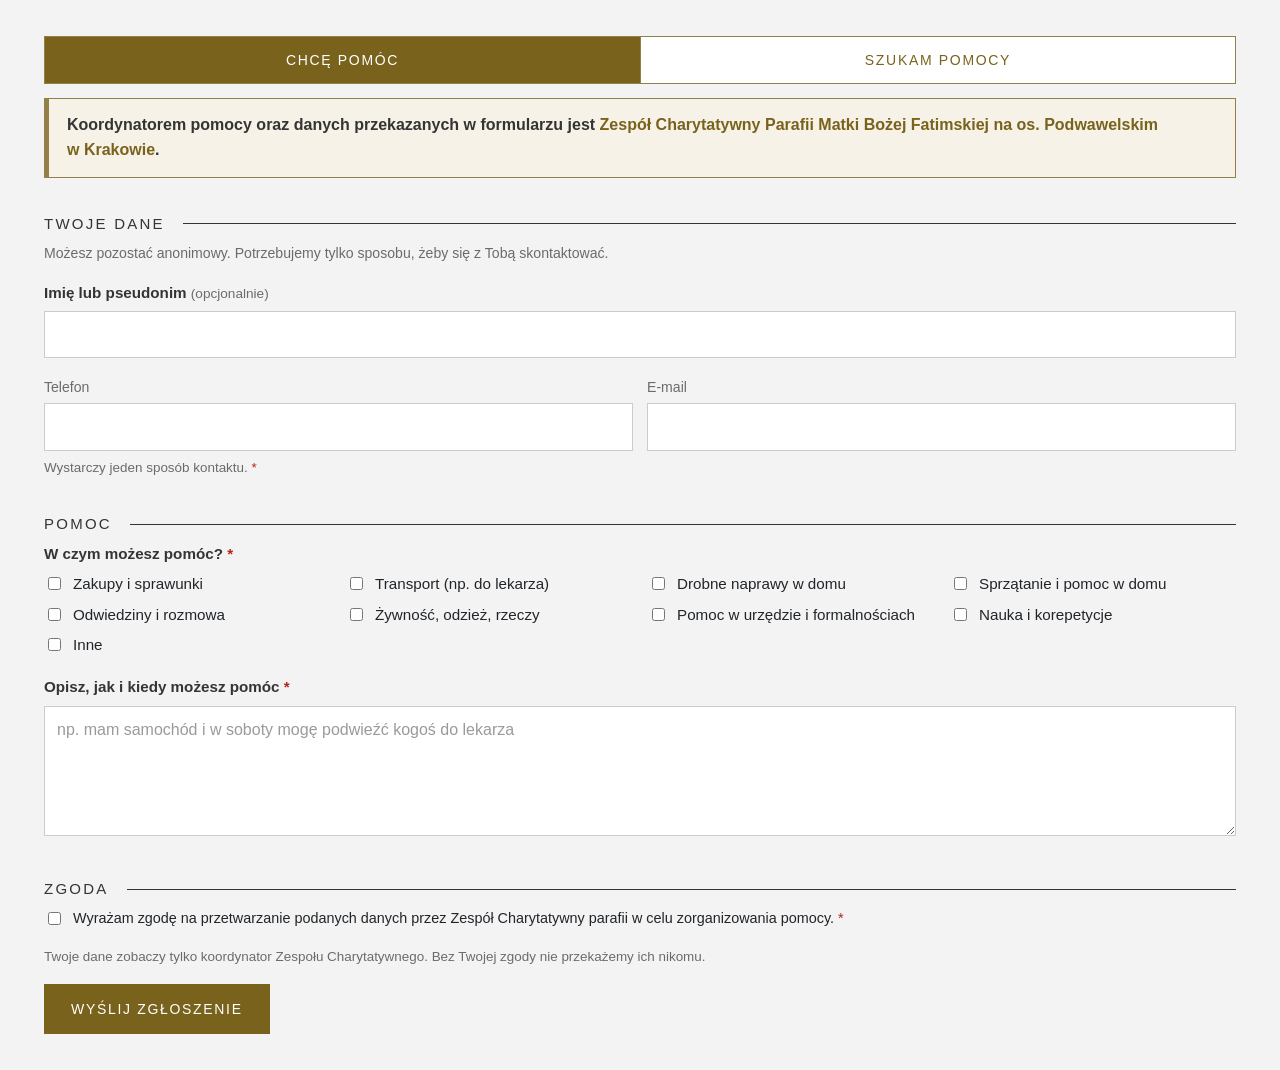
<file: index.html>
<!doctype html>
<html lang="pl">
<head>
<meta charset="utf-8">
<meta name="viewport" content="width=device-width, initial-scale=1">
<title>Chcę pomóc</title>
<script>location.replace("chce-pomoc.html" + location.search);</script>
<meta http-equiv="refresh" content="0; url=chce-pomoc.html">
</head>
<body>
<p><a href="chce-pomoc.html">Przejdź do formularza „Chcę pomóc”</a></p>
</body>
</html>
</file>
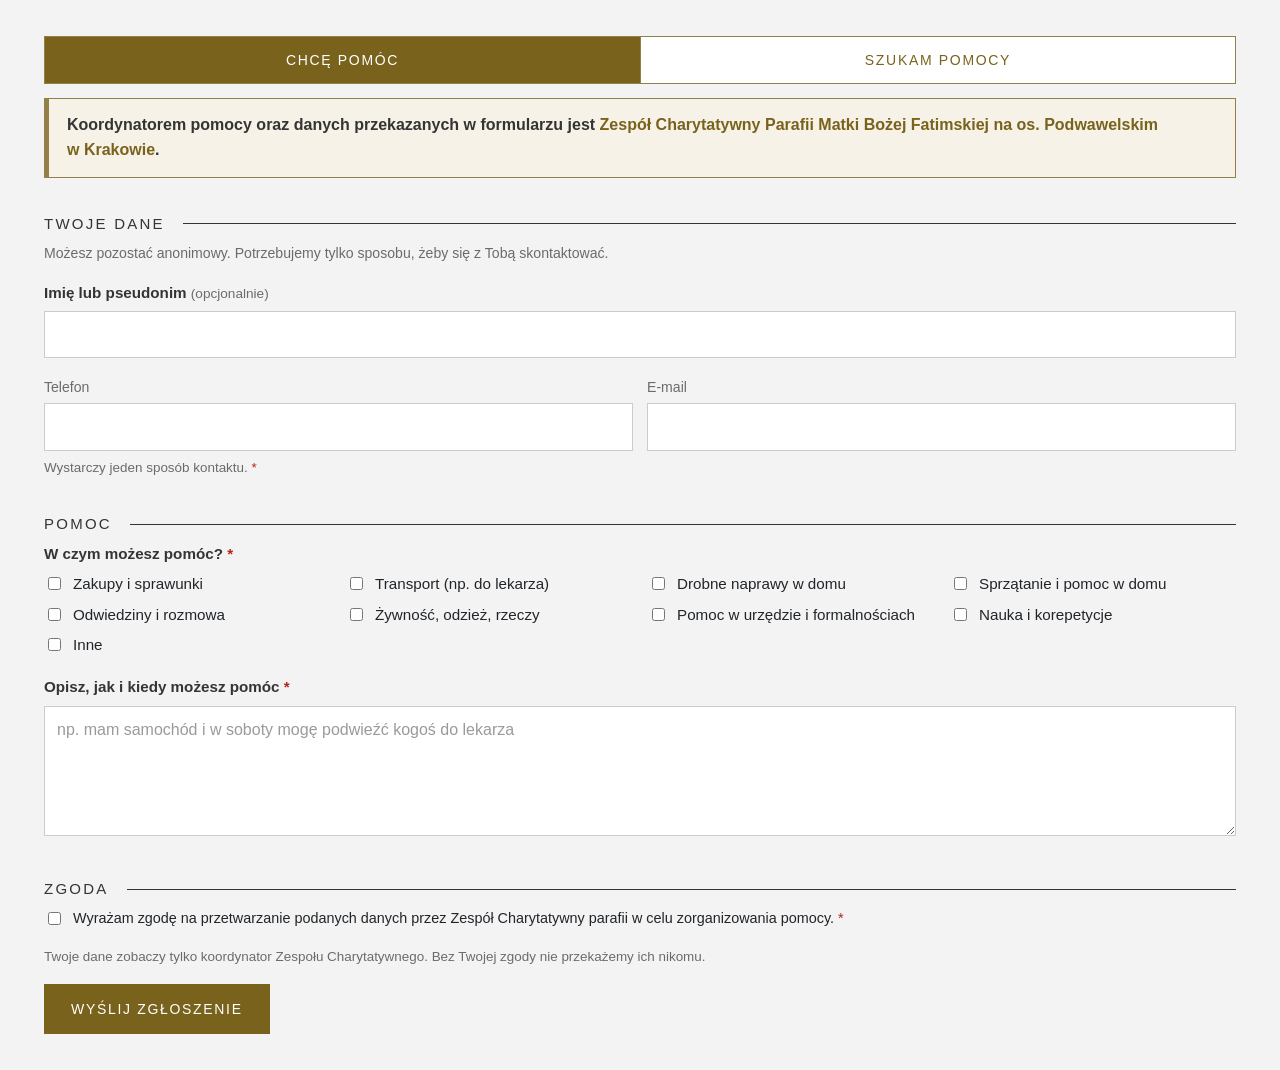
<file: chce-pomoc.html>
<!doctype html>
<html lang="pl">
<head>
<meta charset="utf-8">
<meta name="viewport" content="width=device-width, initial-scale=1">
<meta http-equiv="Content-Security-Policy" content="default-src 'none'; script-src 'self'; style-src 'self' https://fonts.googleapis.com; font-src https://fonts.gstatic.com; connect-src https://script.google.com https://script.googleusercontent.com; img-src 'self' data:; base-uri 'none'; form-action 'none'">
<title>Chcę pomóc</title>
<link rel="preconnect" href="https://fonts.googleapis.com">
<link rel="preconnect" href="https://fonts.gstatic.com" crossorigin>
<link rel="stylesheet" href="https://fonts.googleapis.com/css2?family=Montserrat:wght@400;500;600;700&display=swap">
<link rel="stylesheet" href="style.css?v=22">
</head>
<body>

<nav class="switch" aria-label="Wybierz formularz">
  <a href="https://www.podwawelskie.pl/centrum-aktywnosci/grupy-parafialne/zespol-charytatywny/chce-pomoc.html" target="_top" aria-current="page">Chcę pomóc</a>
  <a href="https://www.podwawelskie.pl/centrum-aktywnosci/grupy-parafialne/zespol-charytatywny/szukam-pomocy.html" target="_top">Szukam pomocy</a>
</nav>

<p class="intro">Koordynatorem pomocy oraz danych przekazanych w&nbsp;formularzu jest <strong>Zespół Charytatywny Parafii Matki Bożej Fatimskiej na os.&nbsp;Podwawelskim w&nbsp;Krakowie</strong>.</p>

<form class="card" data-form="chce" novalidate>
  <div class="hp" aria-hidden="true">
    <label>Nie wypełniaj tego pola <input type="text" name="website" tabindex="-1" autocomplete="off"></label>
  </div>

  <!-- Prośby opublikowane przez koordynatora (tylko opis potrzeby, bez danych osobowych) -->
  <div class="section" data-requests>
    <p class="section-title">Kto teraz potrzebuje pomocy</p>
    <p class="section-note" data-requests-note>Wybierz prośbę, w&nbsp;której możesz pomóc, albo przejdź niżej i&nbsp;zostaw ogólną ofertę pomocy. Szczegóły i&nbsp;kontakt przekaże koordynator.</p>
    <p class="requests-status" data-loading>Wczytywanie próśb…</p>
    <p class="requests-status is-empty" data-empty hidden><strong>Na razie nie ma zgłoszeń.</strong> Zostaw ogólną ofertę pomocy, a&nbsp;koordynator odezwie się, gdy ktoś będzie potrzebował wsparcia.</p>
    <div class="requests" role="radiogroup" aria-label="Prośby o pomoc"></div>
    <div class="requests-foot">
      <button type="button" class="ghost" data-more hidden></button>
      <button type="button" class="linkish" data-unpick hidden>Anuluj wybór</button>
    </div>
  </div>

  <div class="section">
    <p class="section-title">Twoje dane</p>
    <p class="section-note">Możesz pozostać anonimowy. Potrzebujemy tylko sposobu, żeby się z Tobą skontaktować.</p>
    <div class="field">
      <label for="c-imie">Imię lub pseudonim <span class="opt">(opcjonalnie)</span></label>
      <input id="c-imie" type="text" name="imie" maxlength="80" autocomplete="given-name">
    </div>
    <div class="field" data-req="contact">
      <div class="row2">
        <div>
          <label for="c-tel">Telefon</label>
          <input id="c-tel" type="tel" name="telefon" maxlength="30" autocomplete="tel" inputmode="tel">
        </div>
        <div>
          <label for="c-mail">E-mail</label>
          <input id="c-mail" type="email" name="email" maxlength="120" autocomplete="email">
        </div>
      </div>
      <div class="hint">Wystarczy jeden sposób kontaktu. <span class="req">*</span></div>
      <div class="err"></div>
    </div>
  </div>

  <div class="section">
    <p class="section-title">Pomoc</p>
    <fieldset class="field" data-req="any" data-msg="Wybierz co najmniej jeden rodzaj pomocy." data-general>
      <legend>W czym możesz pomóc? <span class="req">*</span></legend>
      <div class="checks" data-categories="c"></div>
      <div class="err"></div>
    </fieldset>
    <div class="field" data-req="text" data-msg="Opisz krótko, jak możesz pomóc.">
      <label for="c-opis">Opisz, jak i kiedy możesz pomóc <span class="req">*</span></label>
      <textarea id="c-opis" name="opis" maxlength="3000" placeholder="np. mam samochód i w soboty mogę podwieźć kogoś do lekarza"></textarea>
    </div>
  </div>

  <div class="section">
    <p class="section-title">Zgoda</p>
    <div class="consents">
      <div class="field" data-req="consent">
        <label class="check">
          <input type="checkbox" name="zgoda_rodo">
          <span>Wyrażam zgodę na przetwarzanie podanych danych przez Zespół Charytatywny parafii w celu zorganizowania pomocy. <span class="req">*</span></span>
        </label>
        <div class="err"></div>
      </div>
    </div>
    <p class="privacy">Twoje dane zobaczy tylko koordynator Zespołu Charytatywnego. Bez Twojej zgody nie przekażemy ich nikomu.</p>
  </div>

  <p class="picked-note" data-picked hidden>Zgłaszasz się do wybranej prośby. Po wysłaniu formularza zniknie ona z&nbsp;listy, aby nikt inny się do niej nie zgłosił.</p>

  <div class="actions">
    <button type="submit" class="primary">Wyślij zgłoszenie</button>
    <span class="form-msg" role="alert"></span>
  </div>
</form>

<div class="card done" tabindex="-1" hidden>
  <div class="done-icon" aria-hidden="true">✓</div>
  <h2>Dziękujemy za chęć pomocy!</h2>
  <p data-done-general>Koordynator Zespołu Charytatywnego skontaktuje się z Tobą, gdy pojawi się potrzeba pasująca do Twojej oferty.</p>
  <p data-done-request hidden>Prośba jest zarezerwowana dla Ciebie i&nbsp;zniknęła z&nbsp;listy. Koordynator Zespołu Charytatywnego skontaktuje się z&nbsp;Tobą i&nbsp;przekaże szczegóły.</p>
  <button type="button" class="ghost" data-again>Wyślij kolejne zgłoszenie</button>
</div>

<script src="app.js?v=23"></script>
</body>
</html>
</file>
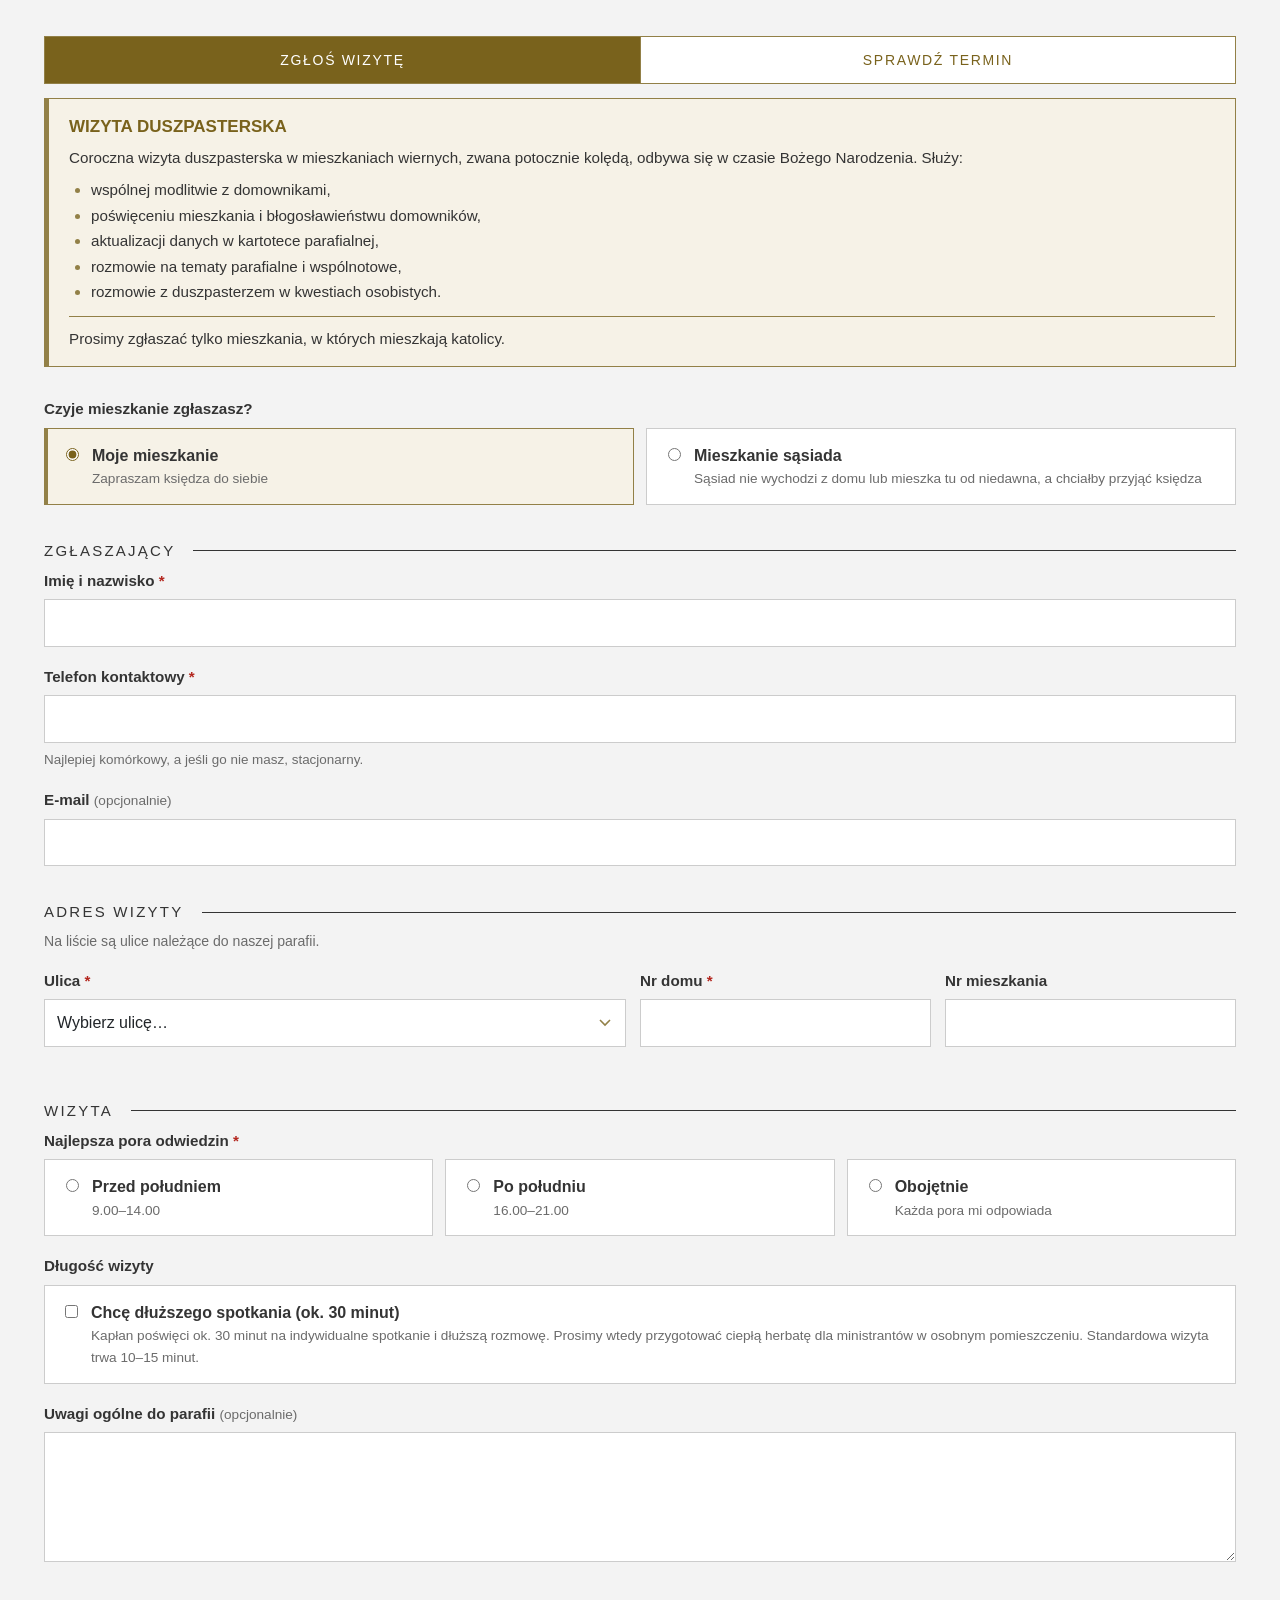
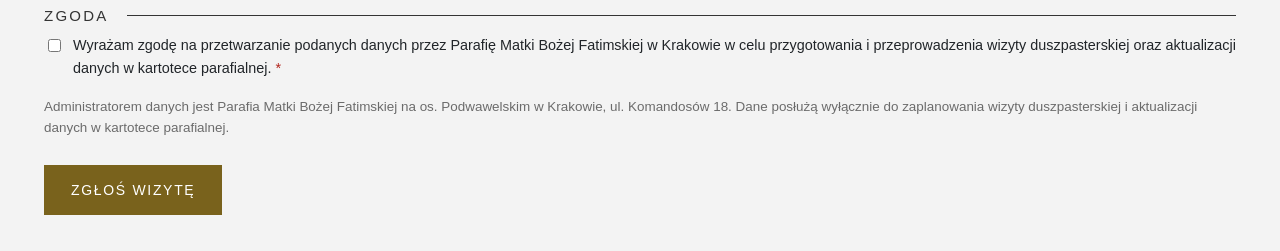
<file: koleda.html>
<!doctype html>
<html lang="pl">
<head>
<meta charset="utf-8">
<meta name="viewport" content="width=device-width, initial-scale=1">
<meta http-equiv="Content-Security-Policy" content="default-src 'none'; script-src 'self'; style-src 'self' https://fonts.googleapis.com; font-src https://fonts.gstatic.com; connect-src https://script.google.com https://script.googleusercontent.com; img-src 'self' data:; base-uri 'none'; form-action 'none'">
<title>Wizyta duszpasterska – zgłoszenie</title>
<link rel="preconnect" href="https://fonts.googleapis.com">
<link rel="preconnect" href="https://fonts.gstatic.com" crossorigin>
<link rel="stylesheet" href="https://fonts.googleapis.com/css2?family=Montserrat:wght@400;500;600;700&display=swap">
<link rel="stylesheet" href="style.css?v=22">
</head>
<body>

<!-- Strona czeka na rok i termin z arkusza. Po terminie zgłoszeń zostaje tylko „Sprawdź termin”
     (bez zakładek i bez formularza), więc formularz nie mignie przed zniknięciem. -->
<p class="requests-status" data-wait>Wczytywanie…</p>

<div data-ready hidden>
<!-- Dwie zakładki na jednej stronie; koleda.html#sprawdz otwiera od razu „Sprawdź termin”. -->
<div class="switch" role="tablist" aria-label="Wizyta duszpasterska">
  <button type="button" role="tab" data-tab="zglos">Zgłoś wizytę</button>
  <button type="button" role="tab" data-tab="sprawdz">Sprawdź termin</button>
</div>

<div data-panel="zglos">
<div class="info">
  <!-- Rok i termin podstawia app.js z zakładki „Ustawienia” w arkuszu. -->
  <p class="info-title">Wizyta duszpasterska <span data-rok></span></p>
  <p>Coroczna wizyta duszpasterska w&nbsp;mieszkaniach wiernych, zwana potocznie kolędą, odbywa się w&nbsp;czasie Bożego Narodzenia. Służy:</p>
  <ul>
    <li>wspólnej modlitwie z&nbsp;domownikami,</li>
    <li>poświęceniu mieszkania i&nbsp;błogosławieństwu domowników,</li>
    <li>aktualizacji danych w&nbsp;kartotece parafialnej,</li>
    <li>rozmowie na tematy parafialne i&nbsp;wspólnotowe,</li>
    <li>rozmowie z&nbsp;duszpasterzem w&nbsp;kwestiach osobistych.</li>
  </ul>
  <p class="info-deadline"><span data-termin-box hidden>Zgłoszenia przyjmujemy do <strong data-termin></strong> </span>Prosimy zgłaszać tylko mieszkania, w&nbsp;których mieszkają katolicy.</p>
</div>

<form class="card" data-form="koleda" novalidate>
  <div class="hp" aria-hidden="true">
    <label>Nie wypełniaj tego pola <input type="text" name="website" tabindex="-1" autocomplete="off"></label>
  </div>

  <fieldset class="field">
    <legend>Czyje mieszkanie zgłaszasz?</legend>
    <div class="choices">
      <label class="choice">
        <input type="radio" name="typ" value="Moje mieszkanie" data-key="moje" checked>
        <span><strong>Moje mieszkanie</strong><small>Zapraszam księdza do siebie</small></span>
      </label>
      <label class="choice">
        <input type="radio" name="typ" value="Mieszkanie sąsiada" data-key="sasiad">
        <span><strong>Mieszkanie sąsiada</strong><small>Sąsiad nie wychodzi z&nbsp;domu lub mieszka tu od niedawna, a&nbsp;chciałby przyjąć księdza</small></span>
      </label>
    </div>
  </fieldset>

  <div class="section">
    <p class="section-title">Zgłaszający</p>
    <div class="field" data-req="text" data-msg="Podaj imię i nazwisko.">
      <label for="w-imie">Imię i nazwisko <span class="req">*</span></label>
      <input id="w-imie" type="text" name="imie" maxlength="100" autocomplete="name">
      <div class="err"></div>
    </div>
    <div class="field" data-req="tel">
      <label for="w-tel">Telefon kontaktowy <span class="req">*</span></label>
      <input id="w-tel" type="tel" name="telefon" maxlength="30" autocomplete="tel" inputmode="tel">
      <div class="hint">Najlepiej komórkowy, a&nbsp;jeśli go nie masz, stacjonarny.</div>
      <div class="err"></div>
    </div>
    <div class="field" data-req="email-opt">
      <label for="w-mail">E-mail <span class="opt">(opcjonalnie)</span></label>
      <input id="w-mail" type="email" name="email" maxlength="120" autocomplete="email">
      <div class="err"></div>
    </div>
  </div>

  <div class="section">
    <p class="section-title">Adres wizyty</p>
    <p class="section-note">Na liście są ulice należące do naszej parafii.</p>
    <div class="addr">
      <div class="field addr-street" data-req="text" data-msg="Wybierz ulicę.">
        <label for="w-ulica">Ulica <span class="req">*</span></label>
        <select id="w-ulica" name="ulica">
          <option value="">Wybierz ulicę…</option>
          <option>Komandosów</option>
          <option>Ludwinowska</option>
          <option>Rozdroże</option>
          <option value="Słomiana" data-odd>Słomiana (numery nieparzyste)</option>
          <option>Swoboda</option>
          <option>Turecka</option>
          <option>Zatorska</option>
        </select>
        <div class="err"></div>
      </div>
      <div class="field" data-req="house" data-msg="Podaj numer domu.">
        <label for="w-dom">Nr domu <span class="req">*</span></label>
        <input id="w-dom" type="text" name="nr_domu" maxlength="10">
        <div class="err"></div>
      </div>
      <div class="field">
        <label for="w-lokal">Nr mieszkania</label>
        <input id="w-lokal" type="text" name="nr_mieszkania" maxlength="10">
      </div>
    </div>
    <div data-only="sasiad" hidden>
      <div class="field">
        <label for="w-sasiad">Imię i nazwisko sąsiada <span class="opt">(opcjonalnie)</span></label>
        <input id="w-sasiad" type="text" name="sasiad" maxlength="100">
      </div>
      <div class="field" data-req="tel-opt">
        <label for="w-sasiad-tel">Telefon sąsiada <span class="opt">(opcjonalnie)</span></label>
        <input id="w-sasiad-tel" type="tel" name="sasiad_tel" maxlength="30" inputmode="tel">
        <div class="err"></div>
      </div>
    </div>
  </div>

  <div class="section">
    <p class="section-title">Wizyta</p>
    <fieldset class="field" data-req="radio" data-msg="Wybierz najlepszą porę odwiedzin.">
      <legend>Najlepsza pora odwiedzin <span class="req">*</span></legend>
      <div class="choices three">
        <label class="choice">
          <input type="radio" name="pora" value="Przed południem (9–14)">
          <span><strong>Przed południem</strong><small>9.00–14.00</small></span>
        </label>
        <label class="choice">
          <input type="radio" name="pora" value="Po południu (16–21)">
          <span><strong>Po południu</strong><small>16.00–21.00</small></span>
        </label>
        <label class="choice">
          <input type="radio" name="pora" value="Obojętnie">
          <span><strong>Obojętnie</strong><small>Każda pora mi odpowiada</small></span>
        </label>
      </div>
      <div class="err"></div>
    </fieldset>
    <fieldset class="field">
      <legend>Długość wizyty</legend>
      <div class="choices one">
      <label class="choice">
        <input type="checkbox" name="dluzsze">
        <span><strong>Chcę dłuższego spotkania (ok. 30&nbsp;minut)</strong><small>Kapłan poświęci ok. 30&nbsp;minut na indywidualne spotkanie i&nbsp;dłuższą rozmowę. Prosimy wtedy przygotować ciepłą herbatę dla ministrantów w&nbsp;osobnym pomieszczeniu. Standardowa wizyta trwa 10–15&nbsp;minut.</small></span>
      </label>
      </div>
    </fieldset>
    <div class="field">
      <label for="w-uwagi">Uwagi ogólne do parafii <span class="opt">(opcjonalnie)</span></label>
      <textarea id="w-uwagi" name="uwagi" maxlength="2000"></textarea>
    </div>
  </div>

  <div class="section">
    <p class="section-title">Zgoda</p>
    <div class="consents">
      <div class="field" data-req="consent">
        <label class="check">
          <input type="checkbox" name="zgoda_rodo">
          <span>Wyrażam zgodę na przetwarzanie podanych danych przez Parafię Matki Bożej Fatimskiej w&nbsp;Krakowie w&nbsp;celu przygotowania i&nbsp;przeprowadzenia wizyty duszpasterskiej oraz aktualizacji danych w&nbsp;kartotece parafialnej. <span class="req">*</span></span>
        </label>
        <div class="err"></div>
      </div>
    </div>
    <p class="privacy">Administratorem danych jest Parafia Matki Bożej Fatimskiej na os.&nbsp;Podwawelskim w&nbsp;Krakowie, ul.&nbsp;Komandosów&nbsp;18. Dane posłużą wyłącznie do zaplanowania wizyty duszpasterskiej i&nbsp;aktualizacji danych w&nbsp;kartotece parafialnej.</p>
  </div>

  <div class="actions">
    <button type="submit" class="primary">Zgłoś wizytę</button>
    <span class="form-msg" role="alert"></span>
  </div>
</form>

<div class="card done" tabindex="-1" hidden>
  <div class="done-icon" aria-hidden="true">✓</div>
  <h2>Dziękujemy! Zgłoszenie zostało przyjęte.</h2>
  <p>Gdy kancelaria ustali termin wizyty, zobaczysz go w&nbsp;zakładce „Sprawdź termin”.<br>W&nbsp;razie pytań zadzwonimy na podany numer.</p>
  <div class="office">
    <p class="office-title">Kancelaria parafialna</p>
    <a class="office-tel" href="tel:+48122666282">tel. (12)&nbsp;266&nbsp;62&nbsp;82</a>
    <dl class="office-hours">
      <dt>wtorek i&nbsp;czwartek</dt><dd>16.00–17.30</dd>
      <dt>środa i&nbsp;sobota</dt><dd>9.00–10.00</dd>
    </dl>
  </div>
  <button type="button" class="ghost" data-again>Zgłoś kolejne mieszkanie</button>
</div>
</div>

<div data-panel="sprawdz" hidden>
<div class="closed-note" data-closed hidden>
  <p class="closed-title">Zapisy na wizytę duszpasterską <span data-rok></span> są już zakończone</p>
  <p>Poniżej można sprawdzić termin wizyty. Jeśli nie zdążyli Państwo zgłosić mieszkania, prosimy o&nbsp;kontakt z&nbsp;kancelarią:</p>
  <div class="office">
    <p class="office-title">Kancelaria parafialna</p>
    <a class="office-tel" href="tel:+48122666282">tel. (12)&nbsp;266&nbsp;62&nbsp;82</a>
    <dl class="office-hours">
      <dt>wtorek i&nbsp;czwartek</dt><dd>16.00–17.30</dd>
      <dt>środa i&nbsp;sobota</dt><dd>9.00–10.00</dd>
    </dl>
  </div>
</div>
<form class="card" data-form="sprawdz" novalidate>
  <div class="hp" aria-hidden="true">
    <label>Nie wypełniaj tego pola <input type="text" name="website" tabindex="-1" autocomplete="off"></label>
  </div>
  <div class="section">
    <p class="section-title">Sprawdź termin wizyty</p>
    <p class="section-note">Podaj adres z&nbsp;Twojego zgłoszenia. Termin zobaczysz, gdy kancelaria go ustali.</p>
    <div class="addr">
      <div class="field addr-street" data-req="text" data-msg="Wybierz ulicę.">
        <label for="l-ulica">Ulica <span class="req">*</span></label>
        <!-- Lista ulic kopiowana z formularza zgłoszenia (app.js), żeby była w jednym miejscu. -->
        <select id="l-ulica" name="ulica" data-streets-from="w-ulica"></select>
        <div class="err"></div>
      </div>
      <div class="field" data-req="house" data-msg="Podaj numer domu.">
        <label for="l-dom">Nr domu <span class="req">*</span></label>
        <input id="l-dom" type="text" name="nr_domu" maxlength="10">
        <div class="err"></div>
      </div>
      <div class="field">
        <label for="l-lokal">Nr mieszkania</label>
        <input id="l-lokal" type="text" name="nr_mieszkania" maxlength="10">
      </div>
    </div>
  </div>
  <div class="actions">
    <button type="submit" class="primary">Sprawdź</button>
    <span class="form-msg" role="alert"></span>
  </div>
  <div class="lookup-result" data-result aria-live="polite" hidden></div>
</form>
</div>
</div>

<script src="app.js?v=23"></script>
</body>
</html>
</file>
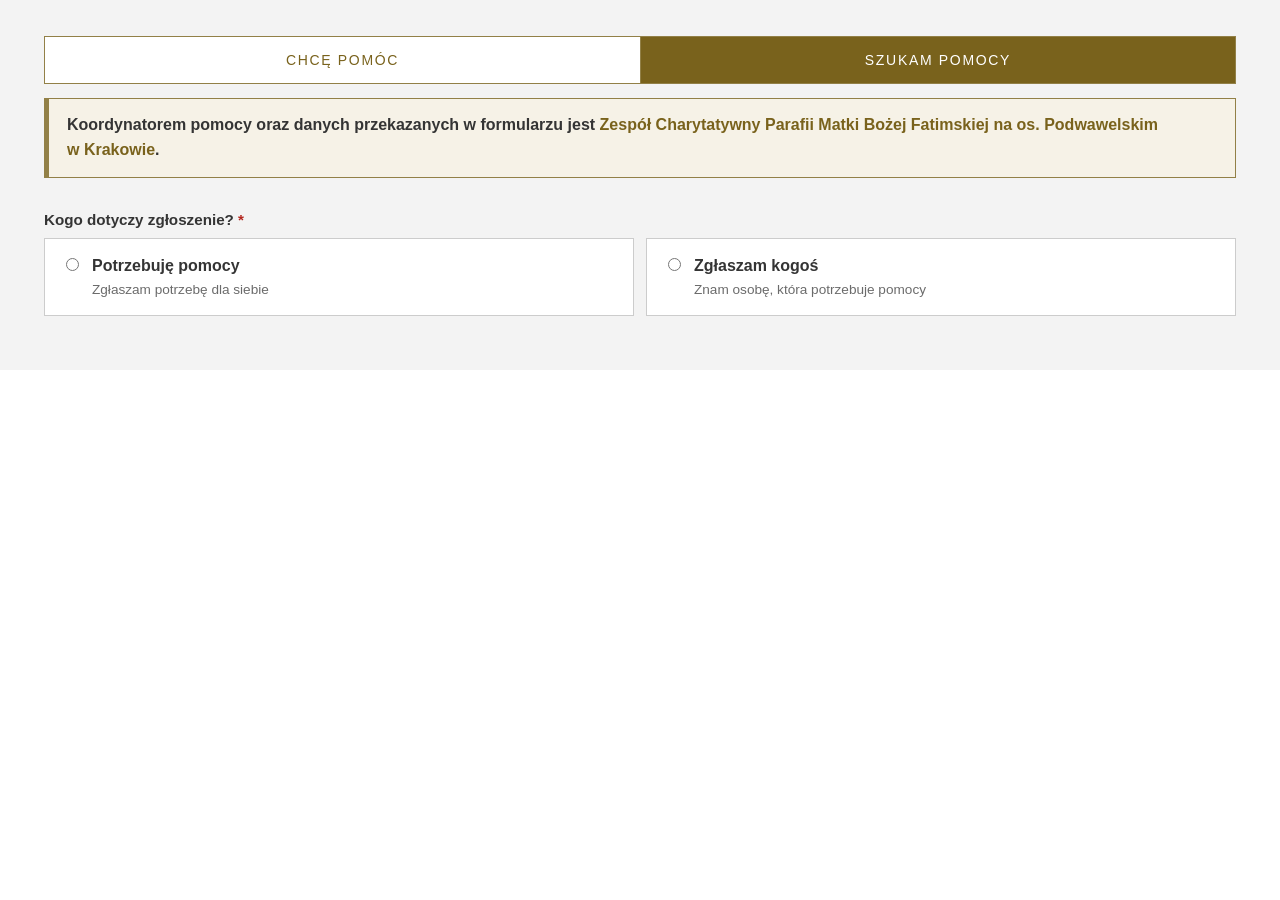
<file: szukam-pomocy.html>
<!doctype html>
<html lang="pl">
<head>
<meta charset="utf-8">
<meta name="viewport" content="width=device-width, initial-scale=1">
<meta http-equiv="Content-Security-Policy" content="default-src 'none'; script-src 'self'; style-src 'self' https://fonts.googleapis.com; font-src https://fonts.gstatic.com; connect-src https://script.google.com https://script.googleusercontent.com; img-src 'self' data:; base-uri 'none'; form-action 'none'">
<title>Szukam pomocy</title>
<link rel="preconnect" href="https://fonts.googleapis.com">
<link rel="preconnect" href="https://fonts.gstatic.com" crossorigin>
<link rel="stylesheet" href="https://fonts.googleapis.com/css2?family=Montserrat:wght@400;500;600;700&display=swap">
<link rel="stylesheet" href="style.css?v=22">
</head>
<body>

<nav class="switch" aria-label="Wybierz formularz">
  <a href="https://www.podwawelskie.pl/centrum-aktywnosci/grupy-parafialne/zespol-charytatywny/chce-pomoc.html" target="_top">Chcę pomóc</a>
  <a href="https://www.podwawelskie.pl/centrum-aktywnosci/grupy-parafialne/zespol-charytatywny/szukam-pomocy.html" target="_top" aria-current="page">Szukam pomocy</a>
</nav>

<p class="intro">Koordynatorem pomocy oraz danych przekazanych w&nbsp;formularzu jest <strong>Zespół Charytatywny Parafii Matki Bożej Fatimskiej na os.&nbsp;Podwawelskim w&nbsp;Krakowie</strong>.</p>

<form class="card" data-form="szukam" novalidate>
  <div class="hp" aria-hidden="true">
    <label>Nie wypełniaj tego pola <input type="text" name="website" tabindex="-1" autocomplete="off"></label>
  </div>

  <fieldset class="field" data-req="radio">
    <legend>Kogo dotyczy zgłoszenie? <span class="req">*</span></legend>
    <div class="choices">
      <label class="choice">
        <input type="radio" name="typ" value="Dla siebie" data-key="siebie">
        <span><strong>Potrzebuję pomocy</strong><small>Zgłaszam potrzebę dla siebie</small></span>
      </label>
      <label class="choice">
        <input type="radio" name="typ" value="Zgłaszam kogoś" data-key="kogos">
        <span><strong>Zgłaszam kogoś</strong><small>Znam osobę, która potrzebuje pomocy</small></span>
      </label>
    </div>
    <div class="err"></div>
  </fieldset>

  <!-- Dla siebie -->
  <div class="section" data-only="siebie" hidden>
    <p class="section-title">Twoje dane</p>
    <p class="section-note">Możesz pozostać anonimowy. Potrzebujemy tylko sposobu, żeby się z Tobą skontaktować.</p>
    <div class="field">
      <label for="s-imie">Imię lub pseudonim <span class="opt">(opcjonalnie)</span></label>
      <input id="s-imie" type="text" name="imie" maxlength="80" autocomplete="given-name">
    </div>
    <div class="field" data-req="contact">
      <div class="row2">
        <div>
          <label for="s-tel">Telefon</label>
          <input id="s-tel" type="tel" name="telefon" maxlength="30" autocomplete="tel" inputmode="tel">
        </div>
        <div>
          <label for="s-mail">E-mail</label>
          <input id="s-mail" type="email" name="email" maxlength="120" autocomplete="email">
        </div>
      </div>
      <div class="hint">Wystarczy jeden sposób kontaktu. <span class="req">*</span></div>
      <div class="err"></div>
    </div>
  </div>

  <!-- Zgłaszam kogoś -->
  <div class="section" data-only="kogos" hidden>
    <p class="section-title">Twoje dane (osoby zgłaszającej)</p>
    <p class="section-note">Potrzebujemy ich, aby w razie pytań skontaktować się z Tobą.</p>
    <div class="field">
      <label for="k-imie">Twoje imię <span class="opt">(opcjonalnie)</span></label>
      <input id="k-imie" type="text" name="imie" maxlength="80" autocomplete="given-name">
    </div>
    <div class="field" data-req="contact">
      <div class="row2">
        <div>
          <label for="k-tel">Telefon</label>
          <input id="k-tel" type="tel" name="telefon" maxlength="30" autocomplete="tel" inputmode="tel">
        </div>
        <div>
          <label for="k-mail">E-mail</label>
          <input id="k-mail" type="email" name="email" maxlength="120" autocomplete="email">
        </div>
      </div>
      <div class="hint">Wystarczy jeden sposób kontaktu. <span class="req">*</span></div>
      <div class="err"></div>
    </div>
  </div>

  <div class="section" data-only="kogos" hidden>
    <p class="section-title">Osoba, która potrzebuje pomocy</p>
    <div class="field">
      <label for="k-osoba">Kto to jest? <span class="opt">(opcjonalnie)</span></label>
      <input id="k-osoba" type="text" name="osoba" maxlength="200" placeholder="np. pani Anna, starsza sąsiadka">
    </div>
    <div class="field">
      <label for="k-relacja">Kim jest dla Ciebie? <span class="opt">(opcjonalnie)</span></label>
      <input id="k-relacja" type="text" name="relacja" maxlength="100" placeholder="np. sąsiad, członek rodziny, znajomy">
    </div>
    <div class="field">
      <label for="k-kontakt">Kontakt do tej osoby <span class="opt">(opcjonalnie)</span></label>
      <input id="k-kontakt" type="text" name="kontakt_osoby" maxlength="200" placeholder="telefon lub inny sposób kontaktu">
    </div>
    <fieldset class="field" data-req="radio">
      <legend>Czy ta osoba wie o zgłoszeniu i zgadza się na nie? <span class="req">*</span></legend>
      <div class="inline">
        <label class="check"><input type="radio" name="osoba_wie" value="Tak"><span>Tak</span></label>
        <label class="check"><input type="radio" name="osoba_wie" value="Nie"><span>Nie</span></label>
        <label class="check"><input type="radio" name="osoba_wie" value="Nie wiem"><span>Nie wiem</span></label>
      </div>
      <div class="err"></div>
    </fieldset>
  </div>

  <!-- Wspólne -->
  <div class="section" data-after-typ hidden>
    <p class="section-title">Potrzeba</p>
    <fieldset class="field" data-req="any" data-msg="Wybierz co najmniej jeden rodzaj pomocy.">
      <legend>Jakiej pomocy potrzeba? <span class="req">*</span></legend>
      <div class="checks" data-categories="s"></div>
      <div class="err"></div>
    </fieldset>
    <div class="field" data-req="text" data-msg="Opisz krótko, czego potrzeba.">
      <label for="s-opis">Opisz, czego potrzeba <span class="req">*</span></label>
      <textarea id="s-opis" name="opis" maxlength="3000" placeholder="np. potrzebna pomoc w zakupach raz w tygodniu, najlepiej w sobotę"></textarea>
    </div>
  </div>

  <div class="section" data-after-typ hidden>
    <p class="section-title">Zgoda</p>
    <div class="consents">
      <div class="field" data-req="consent">
        <label class="check">
          <input type="checkbox" name="zgoda_rodo">
          <span>Wyrażam zgodę na przetwarzanie podanych danych przez Zespół Charytatywny parafii w celu zorganizowania pomocy. <span class="req">*</span></span>
        </label>
        <div class="err"></div>
      </div>
    </div>
    <p class="privacy">Twoje dane zobaczy tylko koordynator Zespołu Charytatywnego. Bez Twojej zgody nie przekażemy ich nikomu.</p>
  </div>

  <div class="actions" data-after-typ hidden>
    <button type="submit" class="primary">Wyślij zgłoszenie</button>
    <span class="form-msg" role="alert"></span>
  </div>
</form>

<div class="card done" tabindex="-1" hidden>
  <div class="done-icon" aria-hidden="true">✓</div>
  <h2>Dziękujemy! Zgłoszenie zostało wysłane.</h2>
  <p>Koordynator Zespołu Charytatywnego skontaktuje się najszybciej, jak to możliwe.</p>
  <button type="button" class="ghost" data-again>Wyślij kolejne zgłoszenie</button>
</div>

<script src="app.js?v=23"></script>
</body>
</html>
</file>
<file: style.css>
/* Styl dopasowany do podwawelskie.pl: Montserrat, złoty akcent, ostre rogi, nagłówki z linią */
:root {
  --bg: #ffffff;          /* tło pól formularza */
  --panel: #f3f3f3;       /* tło całego formularza */
  --text: #212529;
  --heading: #343434;
  --muted: #6b6b6b;
  --line: #343434;
  --border: #cccccc;
  --gold: #928047;        /* akcent strony (linie, tła) */
  --gold-dark: #79621c;   /* akcent do tekstu i przycisków (lepszy kontrast) */
  --gold-darker: #634f14;
  --gold-soft: #f6f2e7;
  --notice: #fff6d1;      /* jasnożółte tło: brak próśb na liście */
  --on-gold: #ffffff;
  --danger: #b3261e;
  --ok: #79621c;
  --focus: rgba(146, 128, 71, .3);
}
:root[data-theme="dark"] {
  --bg: #1b1b1b;
  --panel: #242424;
  --text: #ececec;
  --heading: #f2f2f2;
  --muted: #a8a8a8;
  --line: #8a8a8a;
  --border: #4a4a4a;
  --gold: #b9a46a;
  --gold-dark: #c9b47a;
  --gold-darker: #d8c48c;
  --gold-soft: #2b2718;
  --notice: #332d12;
  --on-gold: #1b1b1b;
  --danger: #f08a80;
  --ok: #c9b47a;
  --focus: rgba(185, 164, 106, .35);
}
@media (prefers-color-scheme: dark) {
  :root[data-theme="auto"] {
    --bg: #1b1b1b;
    --panel: #242424;
    --text: #ececec;
    --heading: #f2f2f2;
    --muted: #a8a8a8;
    --line: #8a8a8a;
    --border: #4a4a4a;
    --gold: #b9a46a;
    --gold-dark: #c9b47a;
    --gold-darker: #d8c48c;
    --gold-soft: #2b2718;
  --notice: #332d12;
    --on-gold: #1b1b1b;
    --danger: #f08a80;
    --ok: #c9b47a;
    --focus: rgba(185, 164, 106, .35);
  }
}

* { box-sizing: border-box; }
html, body { margin: 0; }
/* Tło strony białe jak na podwawelskie.pl; szare jest tylko pole formularza (body).
   Dzięki temu przy stałej wysokości iframe puste miejsce pod formularzem jest białe. */
html { background: var(--bg); }
body {
  background: var(--panel);
  color: var(--text);
  font: 400 16px/1.6 Montserrat, "Segoe UI", Roboto, Arial, sans-serif;
  /* odstępy od krawędzi: ok. 16 px na telefonie, do 44 px na komputerze */
  padding: clamp(18px, 3.5vw, 36px) clamp(16px, 4.5vw, 44px);
}
[hidden] { display: none !important; }

.card { background: transparent; }

/* Nagłówki sekcji jak na stronie: wersaliki, rozstrzelone, linia po prawej */
.section { margin-top: 34px; }
.hp + .section { margin-top: 0; }
.section-title {
  display: flex; align-items: center; gap: 18px;
  margin: 0 0 6px;
  color: var(--heading);
  font-size: 15px; font-weight: 500;
  letter-spacing: .15em; text-transform: uppercase;
}
.section-title::after { content: ""; flex: 1; height: 1px; background: var(--line); }
.section-note { color: var(--muted); font-size: .88rem; margin: 0 0 16px; }

.field { margin: 0 0 18px; border: 0; padding: 0; min-width: 0; }
.field > label, .field > legend {
  display: block; font-weight: 600; font-size: .95rem; margin: 0 0 6px; padding: 0; color: var(--heading);
}
.req { color: var(--danger); }
.opt { color: var(--muted); font-weight: 400; font-size: .85rem; }
.hint { color: var(--muted); font-size: .84rem; margin-top: 6px; }

input[type="text"], input[type="tel"], input[type="email"], textarea {
  width: 100%;
  font: inherit;
  color: var(--text);
  background: var(--bg);
  border: 1px solid var(--border);
  border-radius: 0;
  padding: 10px 12px;
  outline: none;
  transition: border-color .15s, box-shadow .15s;
}
select {
  width: 100%;
  font: inherit; line-height: 1.6;
  color: var(--text);
  background: var(--bg) url("data:image/svg+xml,%3Csvg xmlns='http://www.w3.org/2000/svg' width='12' height='8' viewBox='0 0 12 8'%3E%3Cpath d='M1 1l5 5 5-5' fill='none' stroke='%23928047' stroke-width='1.6'/%3E%3C/svg%3E") no-repeat right 14px center;
  border: 1px solid var(--border);
  border-radius: 0;
  padding: 10px 38px 10px 12px;
  appearance: none; -webkit-appearance: none;
  outline: none; cursor: pointer;
  transition: border-color .15s, box-shadow .15s;
}
select:focus { border-color: var(--gold); box-shadow: 0 0 0 3px var(--focus); }
.has-err select { border-color: var(--danger); }
textarea { min-height: 130px; resize: vertical; }
input::placeholder, textarea::placeholder { color: #9a9a9a; }
input:focus, textarea:focus { border-color: var(--gold); box-shadow: 0 0 0 3px var(--focus); }
.has-err input[type="text"], .has-err input[type="tel"], .has-err input[type="email"], .has-err textarea {
  border-color: var(--danger);
}
.err { color: var(--danger); font-size: .85rem; margin-top: 6px; }
.err:empty { display: none; }

.row2 { display: grid; grid-template-columns: 1fr 1fr; gap: 14px; }
.row2 > div > label { display: block; font-size: .88rem; color: var(--muted); margin-bottom: 4px; }
@media (max-width: 520px) { .row2 { grid-template-columns: 1fr; } }

/* Wybór typu zgłoszenia */
.choices { display: grid; grid-template-columns: 1fr 1fr; gap: 12px; }
@media (max-width: 520px) { .choices { grid-template-columns: 1fr; } }
.choice {
  display: flex; gap: 10px; align-items: flex-start;
  border: 1px solid var(--border); border-radius: 0;
  padding: 14px 16px; cursor: pointer; background: var(--bg);
  transition: border-color .15s, background .15s;
}
.choice:hover { border-color: var(--gold); }
.choice:has(input:checked) { border-color: var(--gold); background: var(--gold-soft); box-shadow: inset 3px 0 0 var(--gold); }
.choice input { margin-top: 5px; accent-color: var(--gold-dark); }
.choice strong { display: block; font-weight: 600; color: var(--heading); }
.choice small { color: var(--muted); font-size: .85rem; }

/* Kategorie i zgody */
.checks { display: grid; grid-template-columns: repeat(auto-fill, minmax(230px, 1fr)); gap: 6px 16px; }
.check { display: flex; gap: 9px; align-items: flex-start; cursor: pointer; font-size: .95rem; }
.check input { margin-top: 5px; accent-color: var(--gold-dark); flex: none; }
.inline { display: flex; flex-wrap: wrap; gap: 6px 22px; }
.consents { display: grid; gap: 10px; }
.consents .check { font-size: .9rem; }
.field > label.check { display: flex; font-weight: 400; font-size: .9rem; margin: 0; color: var(--text); }
.consents .field { margin: 0; }

/* Pułapka na boty: niewidoczna dla ludzi */
.hp { position: absolute; left: -10000px; top: auto; width: 1px; height: 1px; overflow: hidden; }

.actions { display: flex; gap: 14px; align-items: center; flex-wrap: wrap; margin-top: 26px; }
button {
  font: inherit; font-weight: 500; font-size: 14px;
  letter-spacing: .12em; text-transform: uppercase;
  border-radius: 0; padding: 13px 26px;
  cursor: pointer; border: 1px solid transparent;
  transition: background .15s, color .15s, border-color .15s;
}
button:focus-visible { outline: none; box-shadow: 0 0 0 3px var(--focus); }
button:disabled { opacity: .6; cursor: progress; }
.primary { background: var(--gold-dark); color: var(--on-gold); }
.primary:hover:not(:disabled) { background: var(--gold-darker); }
.ghost { background: transparent; color: var(--gold-dark); border-color: var(--gold); }
.ghost:hover { background: var(--gold-soft); }
.form-msg { color: var(--danger); font-size: .9rem; }
.form-msg:empty { display: none; }
.privacy { color: var(--muted); font-size: .84rem; margin: 16px 0 0; }

.done { text-align: center; padding: 40px 20px; border: 1px solid var(--border); }
.done:focus { outline: none; }
.done-icon {
  width: 52px; height: 52px; margin: 0 auto 14px;
  border: 1px solid var(--gold); color: var(--gold-dark);
  display: grid; place-items: center; font-size: 24px;
}
/* Jak wyróżnione pozycje menu na podwawelskie.pl (np. „Grupy duszpasterskie”) */
.done h2 {
  margin: 0 0 8px; color: var(--gold-dark);
  font-size: 17px; font-weight: 700; line-height: 23px; letter-spacing: normal; text-transform: uppercase;
}
.done p { margin: 0 0 22px; color: var(--muted); }

/* Przełącznik między formularzami: przenosi całą stronę (target="_top") na odpowiednią podstronę podwawelskie.pl */
.switch { display: grid; grid-template-columns: 1fr 1fr; margin: 0 0 14px; border: 1px solid var(--gold); }
.switch a {
  display: block; text-align: center; text-decoration: none;
  padding: 12px 10px;
  font-size: 14px; font-weight: 500; letter-spacing: .12em; text-transform: uppercase;
  color: var(--gold-dark); background: var(--bg);
  transition: background .15s, color .15s;
}
.switch a + a { border-left: 1px solid var(--gold); }
/* Zakładki na jednej stronie (kolęda) wyglądają jak przełącznik formularzy */
.switch button {
  display: block; width: 100%; border: 0; padding: 12px 10px;
  color: var(--gold-dark); background: var(--bg);
}
.switch button + button { border-left: 1px solid var(--gold); }
.switch button:hover { background: var(--gold-soft); }
.switch button:focus-visible { box-shadow: inset 0 0 0 3px var(--focus); }
.switch button[aria-selected="true"] { background: var(--gold-dark); color: var(--on-gold); cursor: default; }
.switch a:hover { background: var(--gold-soft); }
.switch a:focus-visible { outline: none; box-shadow: inset 0 0 0 3px var(--focus); }
.switch a[aria-current="page"] { background: var(--gold-dark); color: var(--on-gold); cursor: default; pointer-events: none; }
@media (max-width: 360px) { .switch a { font-size: 12px; letter-spacing: .08em; padding: 11px 6px; } }

/* Informacja o koordynatorze pomocy i danych, pod przełącznikiem */
.intro {
  margin: 0 0 30px; padding: 14px 18px;
  background: var(--gold-soft);
  border: 1px solid var(--gold); border-left-width: 5px;
  font-size: 1rem; font-weight: 600; line-height: 1.55; color: var(--heading);
}
.intro strong { font-weight: 700; color: var(--gold-dark); }

/* Lista próśb o pomoc w formularzu „Chcę pomóc” (karta = pole wyboru jednej prośby) */
.requests { display: grid; gap: 10px; }
.requests:empty { display: none; }
.requests-status { margin: 0; padding: 14px 16px; border: 1px dashed var(--border); color: var(--muted); font-size: .9rem; }
.request {
  position: relative;
  display: grid; grid-template-columns: 1fr auto; gap: 10px 18px; align-items: center;
  padding: 14px 16px; background: var(--bg); border: 1px solid var(--border);
  cursor: pointer; transition: border-color .15s, background .15s;
}
.request:hover { border-color: var(--gold); }
.request input { position: absolute; left: 0; top: 0; width: 1px; height: 1px; margin: 0; opacity: 0; }
.request:has(input:checked) { border-color: var(--gold); background: var(--gold-soft); box-shadow: inset 4px 0 0 var(--gold); }
.request:has(input:focus-visible) { box-shadow: 0 0 0 3px var(--focus); }
.request:has(input:checked:focus-visible) { box-shadow: inset 4px 0 0 var(--gold), 0 0 0 3px var(--focus); }
.request-body { display: grid; gap: 4px; min-width: 0; }
.request-cats { font-size: 12px; font-weight: 600; letter-spacing: .08em; text-transform: uppercase; color: var(--gold-dark); }
.request-text { color: var(--text); font-size: .95rem; line-height: 1.5; }
.request-text.is-muted { color: var(--muted); font-style: italic; }
.request-date { color: var(--muted); font-size: .8rem; }
.request-pick {
  font-size: 13px; font-weight: 500; letter-spacing: .12em; text-transform: uppercase; white-space: nowrap;
  padding: 9px 16px; border: 1px solid var(--gold); color: var(--gold-dark); background: var(--bg);
  transition: background .15s, color .15s;
}
.request-pick::before { content: "Pomogę"; }
.request:hover .request-pick { background: var(--gold-soft); }
.request:has(input:checked) .request-pick { background: var(--gold-dark); border-color: var(--gold-dark); color: var(--on-gold); }
.request:has(input:checked) .request-pick::before { content: "✓ Wybrano"; }
@media (max-width: 520px) {
  .request { grid-template-columns: 1fr; }
  .request-pick { justify-self: start; }
}
.requests-foot { display: flex; flex-wrap: wrap; gap: 10px 22px; align-items: center; margin-top: 12px; }
.requests-foot:not(:has(button:not([hidden]))) { display: none; }
.requests-foot .ghost { padding: 10px 18px; font-size: 13px; }
.linkish {
  padding: 4px 0; border: 0; background: none; color: var(--gold-dark);
  font-size: .9rem; font-weight: 500; letter-spacing: normal; text-transform: none;
  text-decoration: underline; text-underline-offset: 3px;
}
.linkish:hover { color: var(--gold-darker); }
.picked-note {
  margin: 26px 0 0; padding: 12px 16px;
  background: var(--gold-soft); border-left: 4px solid var(--gold);
  font-size: .9rem; color: var(--heading);
}
.picked-note + .actions { margin-top: 16px; }
.requests-status.is-empty {
  border: 0; border-left: 4px solid var(--gold);
  background: var(--notice); color: var(--heading);
  font-size: .95rem; padding: 14px 18px;
}
.requests-status.is-empty strong { font-weight: 700; }

/* Formularz „Wizyta duszpasterska” (kolęda) */
.info {
  margin: 0 0 30px; padding: 16px 20px;
  background: var(--gold-soft);
  border: 1px solid var(--gold); border-left-width: 5px;
  color: var(--heading); font-size: .95rem; line-height: 1.55;
}
.info p { margin: 0 0 8px; }
.info-title {
  color: var(--gold-dark);
  font-size: 17px; font-weight: 700; line-height: 23px; text-transform: uppercase;
}
.info ul { margin: 0 0 12px; padding-left: 22px; }
.info li { margin: 2px 0; }
.info li::marker { color: var(--gold); }
.info .info-deadline { margin: 0; padding-top: 10px; border-top: 1px solid var(--gold); }
.info-deadline strong { color: var(--gold-dark); }

.choices.one { grid-template-columns: 1fr; }
.choices.three { grid-template-columns: repeat(3, 1fr); }
@media (max-width: 620px) { .choices.three { grid-template-columns: 1fr; } }
.choice small { display: block; }

/* Adres: ulica szeroko, numery wąsko; na telefonie ulica w osobnym wierszu */
.addr { display: grid; grid-template-columns: 2fr 1fr 1fr; gap: 0 14px; }
@media (max-width: 520px) {
  .addr { grid-template-columns: 1fr 1fr; }
  .addr-street { grid-column: 1 / -1; }
}

/* „Sprawdź termin”: wynik */
.lookup-result {
  display: grid; gap: 4px;
  margin-top: 22px; padding: 16px 20px;
  background: var(--bg); border: 1px solid var(--border); border-left: 5px solid var(--gold);
  color: var(--heading);
}
.lookup-result > strong { font-size: 1.05rem; font-weight: 700; }
.lookup-result > span { color: var(--text); font-size: .95rem; }

/* Zaplanowana wizyta: kartka z kalendarza + ogłoszenie */
.lookup-result.is-planned {
  grid-template-columns: auto 1fr; gap: 6px 20px; align-items: start;
  padding: 20px 22px; background: var(--gold-soft); border-color: var(--gold);
}
.cal { display: grid; width: 76px; text-align: center; background: var(--bg); border: 1px solid var(--gold); }
.cal-mon {
  padding: 4px 0; background: var(--gold-dark); color: var(--on-gold);
  font-size: 12px; font-weight: 600; letter-spacing: .14em; text-transform: uppercase;
}
.cal-day { padding-top: 4px; font-size: 32px; font-weight: 700; line-height: 1.1; color: var(--heading); }
.cal-wd { padding-bottom: 7px; font-size: 12px; color: var(--muted); }
.visit { display: grid; gap: 6px; min-width: 0; }
.visit-lead { font-size: 12px; font-weight: 600; letter-spacing: .12em; text-transform: uppercase; color: var(--gold-dark); }
.visit-text { margin: 0; font-size: 1.12rem; line-height: 1.6; color: var(--heading); }
.visit-text strong { font-weight: 700; color: var(--gold-darker); }
.visit-note { margin-top: 4px; padding-top: 9px; border-top: 1px solid var(--gold); font-size: .85rem; color: var(--muted); }
@media (max-width: 380px) {
  .lookup-result.is-planned { grid-template-columns: 1fr; }
}
.lookup-result.is-missing { background: var(--notice); border-color: var(--gold); border-left-color: var(--gold); }

/* Po terminie zgłoszeń: informacja nad „Sprawdź termin” */
.closed-note {
  margin: 0 0 26px; padding: 16px 20px;
  background: var(--notice); border-left: 4px solid var(--gold);
  color: var(--heading); font-size: .92rem; line-height: 1.55;
}
.closed-note p { margin: 0 0 12px; }
.closed-note .closed-title { margin-bottom: 6px; font-size: 1.05rem; font-weight: 700; }

/* Kancelaria: telefon i godziny otwarcia (po zgłoszeniu i po terminie zgłoszeń) */
.office {
  display: inline-grid; gap: 4px; text-align: left;
  padding: 12px 18px; background: var(--bg); border: 1px solid var(--gold);
}
.office .office-title { margin: 0; font-size: 12px; font-weight: 600; letter-spacing: .12em; text-transform: uppercase; color: var(--gold-dark); }
.office-tel { font-size: 1.1rem; font-weight: 700; color: var(--heading); text-decoration: none; }
.office-tel:hover { color: var(--gold-dark); text-decoration: underline; text-underline-offset: 3px; }
.office-hours { display: grid; grid-template-columns: auto auto; gap: 2px 20px; margin: 4px 0 0; font-size: .9rem; color: var(--text); }
.office-hours dt, .office-hours dd { margin: 0; }
.office-hours dd { font-weight: 600; font-variant-numeric: tabular-nums; text-align: right; }
.done .office { display: grid; width: fit-content; margin: 0 auto 24px; }
</file>
